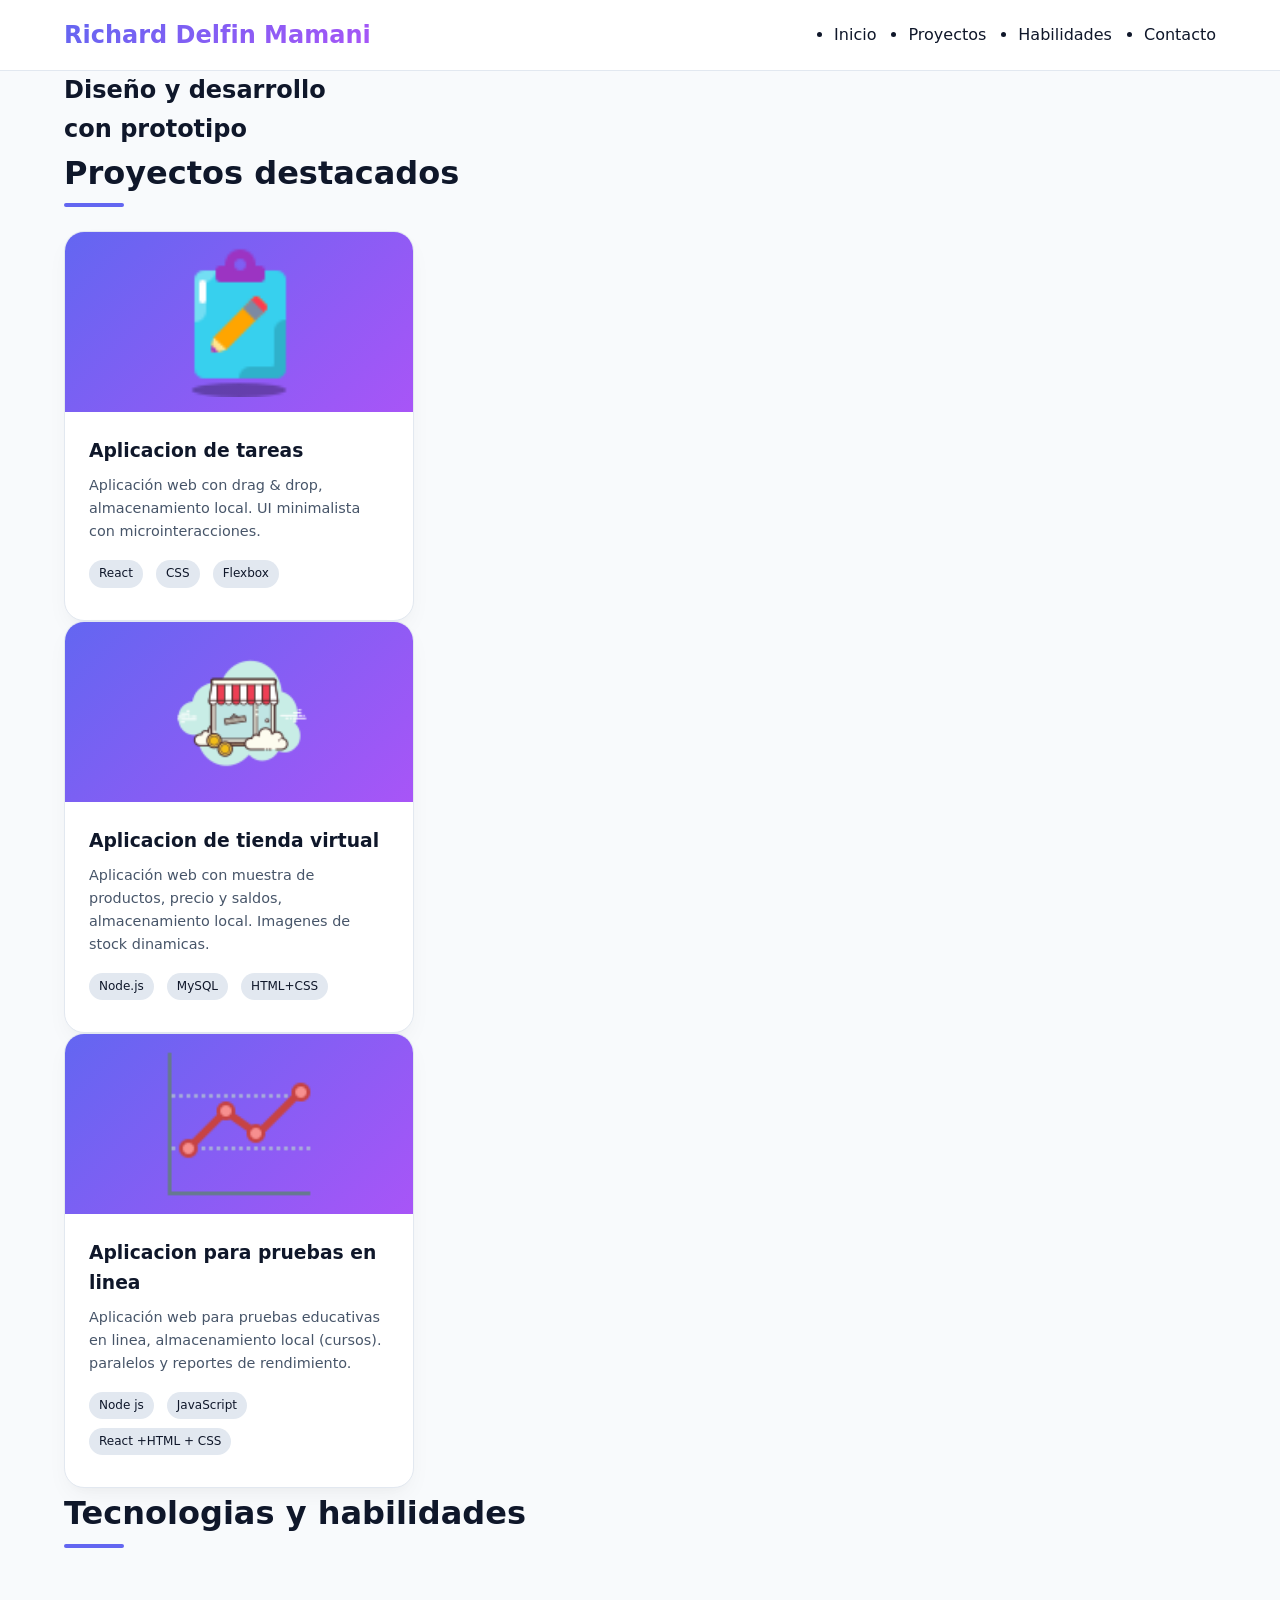
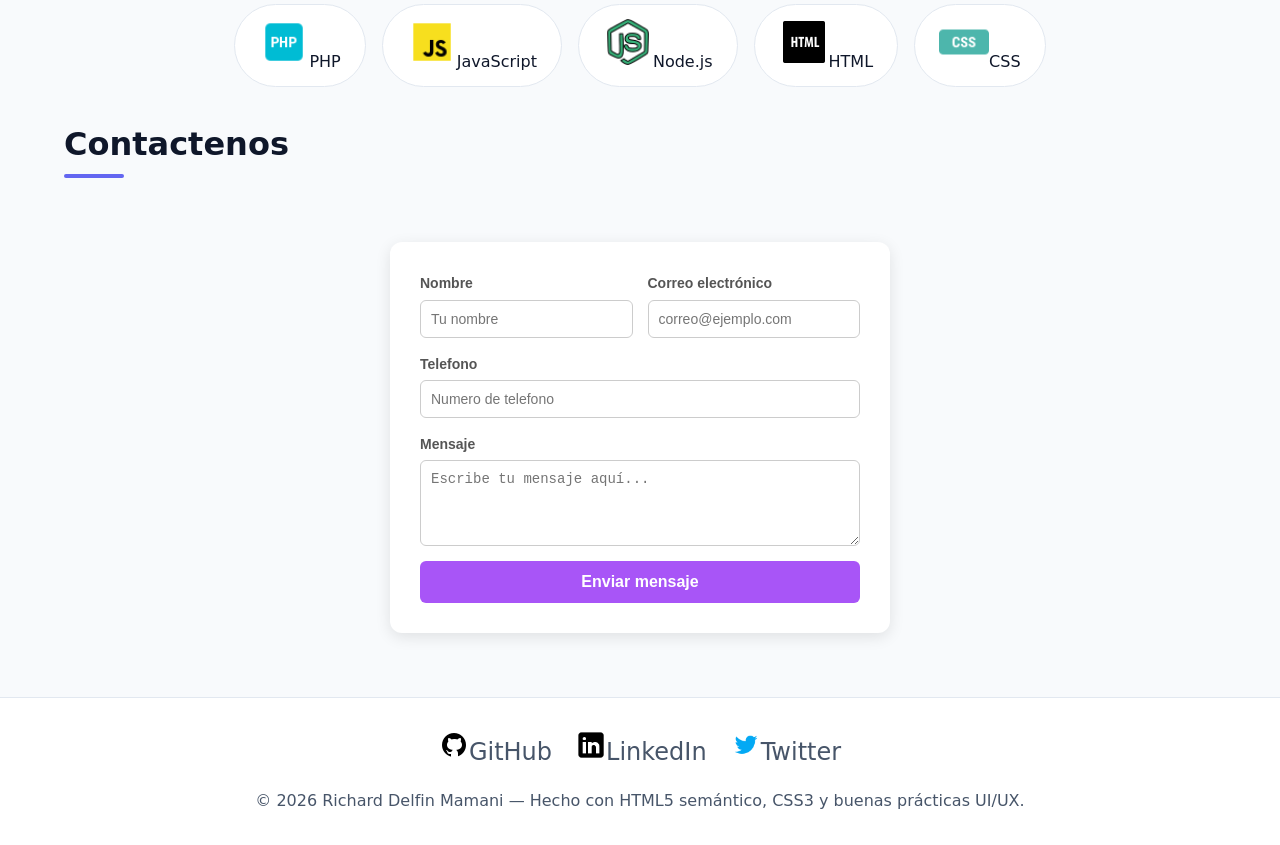
<file: sesion1 - practica/index.html>
<!doctype html>
<html lang="es">

<head>
  <title>Richard Delfin Mamani - Desarrollador full stack</title>
  <!-- SEO & Open Graph Meta Tags -->
  <meta name="description" content="Portafolio de Richard Delfin Mamani, Desarrollador de software y analista programador" />
  <meta name="keywords" content="desarrollador, full stack, react, nodejs, python, portafolio" />
  <meta name="author" content="Hebert Cussi Cuentas" />
  <!-- Open Graph -->
  <meta property="og:title" content="Richard Delfin Mamani – Desarrollador Full Stack" />
  <meta property="og:description" content="Portafolio profesional de Hebert Cussi Cuentas." />
  <meta property="og:type" content="website" />
  <meta property="og:url" content="https://hebertcussi.dev" />

  <link rel="stylesheet" href="css/estilos.css" />
</head>

<body>
  <!-- <header> semántico con navegación -->
  <header>
    <div class="container">
      <div class="navbar">
        <div class="logo">Richard Delfin Mamani</div>
        <nav>
          <ul>
            <li><a href="#inicio">Inicio</a></li>
            <li><a href="#proyectos">Proyectos</a></li>
            <li><a href="#habilidades">Habilidades</a></li>
            <li><a href="#contacto">Contacto</a></li>
          </ul>
        </nav>
      </div>
    </div>
  </header>
  <!-- <main> agrupa el contenido principal -->
  <main>
    <!--<section> Hero / Inicio -->
    <section id="inicio">
      <div class="container">
        <h2>Diseño y desarrollo <br> con prototipo</h2>
      </div>
    </section>
    <!-- <section> Acerca de -->
    <section id="proyectos">
      <div class="container">
        <h2 class="section-titulo">Proyectos destacados</h2>
        <div class="proyecto-grilla">
          <article>
            <div class="proyecto-img"><img src="img/tarea.png" alt="" width="150" height="150"></div>
            <div class="proyecto-info">
              <h3>Aplicacion de tareas</h3>
              <p>Aplicación web con drag & drop, almacenamiento local. UI minimalista con microinteracciones.</p>
              <div>
                <span class="tecnologias">React</span>
                <span class="tecnologias">CSS</span>
                <span class="tecnologias">Flexbox</span>
              </div>
            </div>
            
          </article>
          

        </div>

        <div class="proyecto-grilla">
          <article>
            <div class="proyecto-img"><img src="img/tienda.png" alt="" width="150" height="150"></div>
            <div class="proyecto-info">
              <h3>Aplicacion de tienda virtual</h3>
              <p>Aplicación web con muestra de productos, precio y saldos, almacenamiento local. Imagenes de stock dinamicas.</p>
              <div>
                <span class="tecnologias">Node.js</span>
                <span class="tecnologias">MySQL</span>
                <span class="tecnologias">HTML+CSS</span>
              </div>
            </div>
            
          </article>
          

        </div>

          <div class="proyecto-grilla">
          <article>
            <div class="proyecto-img"><img src="img/grafico.png" alt="" width="150" height="150"></div>
            <div class="proyecto-info">
              <h3>Aplicacion para pruebas en linea</h3>
              <p>Aplicación web para pruebas educativas en linea, almacenamiento local (cursos). paralelos y reportes de rendimiento.</p>
              <div>
                <span class="tecnologias">Node js</span>
                <span class="tecnologias">JavaScript</span>
                <span class="tecnologias">React +HTML + CSS</span>
              </div>
            </div>
            
          </article>
          

        </div>

      </div>
    </section>
    <!--  <section> Proyectos con CSS Grid + <article> semántico -->
    <section id="habilidades">
      <div class="container">
        <h2 class="section-titulo">Tecnologias y habilidades</h2>
        <div class="skills-container">
          <div class="skill-items"><img src="img/php.png" width="50" height="50">PHP</div>
          <div class="skill-items"><img src="img/javascript.png" width="50" height="50">JavaScript</div>
          <div class="skill-items"><img src="img/nodejs.png" width="50" height="50">Node.js</div>
          <div class="skill-items"><img src="img/html.png" width="50" height="50">HTML</div>
          <div class="skill-items"><img src="img/css.png" width="50" height="50">CSS</div>
        </div>
      </div>
    </section>

    <!--  <section> Contacto con formulario HTML5 validado -->
    <section id="contacto">
      <div class="container">
        <h2 class="section-titulo">Contactenos</h2>

        <div class="contacto-card">
          <form>
            <!-- Fila 1: Nombre y Correo al lado del otro -->
            <div class="fila-doble">
              <div class="campo">
                <label for="nombre">Nombre</label>
                <input type="text" id="nombre" placeholder="Tu nombre">
              </div>
              <div class="campo">
                <label for="email">Correo electrónico</label>
                <input type="email" id="email" placeholder="correo@ejemplo.com">
              </div>
            </div>

            <!-- Fila 2: Asunto (ancho completo) -->
            <div class="campo">
              <label for="asunto">Telefono</label>
              <input type="text" id="telefono" placeholder="Numero de telefono">
            </div>

            <!-- Fila 3: Mensaje (ancho completo) -->
            <div class="campo">
              <label for="mensaje">Mensaje</label>
              <textarea id="mensaje" rows="4" placeholder="Escribe tu mensaje aquí..."></textarea>
            </div>

            <!-- Botón de enviar -->
            <button type="submit">Enviar mensaje</button>
          </form>
        </div>

      </div>
    </section>
  </main>
  <!-- <footer> semántico -->
  <footer>
    <div class="container">
      <div class="social-links">
        <a href="#" aria-label="GitHub"><img src="img/github.png" width="30" height="30">GitHub</a>
        <a href="#" aria-label="LinkedIn"><img src="img/linkedin.png" width="30" height="30">LinkedIn</a>
        <a href="#" aria-label="Twitter"><img src="img/twitter.png" width="30" height="30">Twitter</a>
      </div>
      <p>
        © 2026 Richard Delfin Mamani — Hecho con HTML5 semántico, CSS3 y buenas
        prácticas UI/UX.
      </p>
    </div>
  </footer>
</body>

</html>
</file>
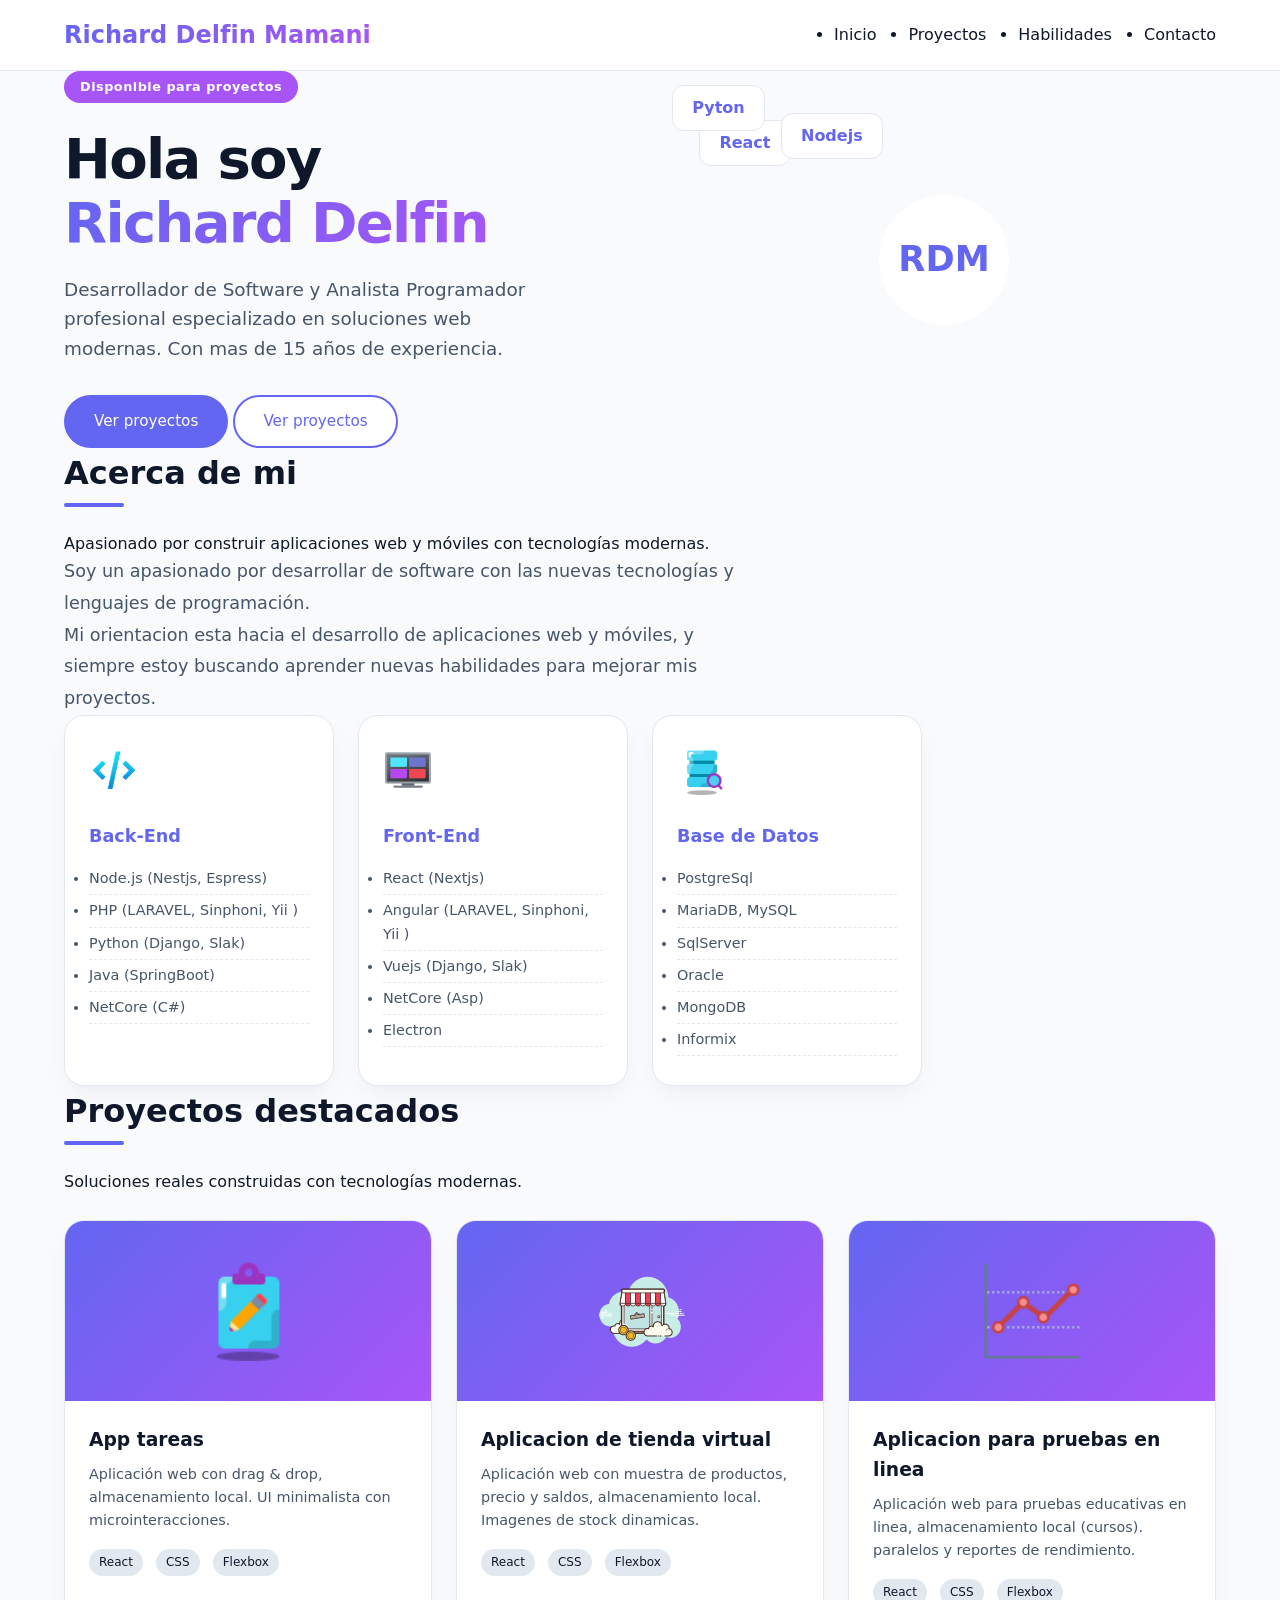
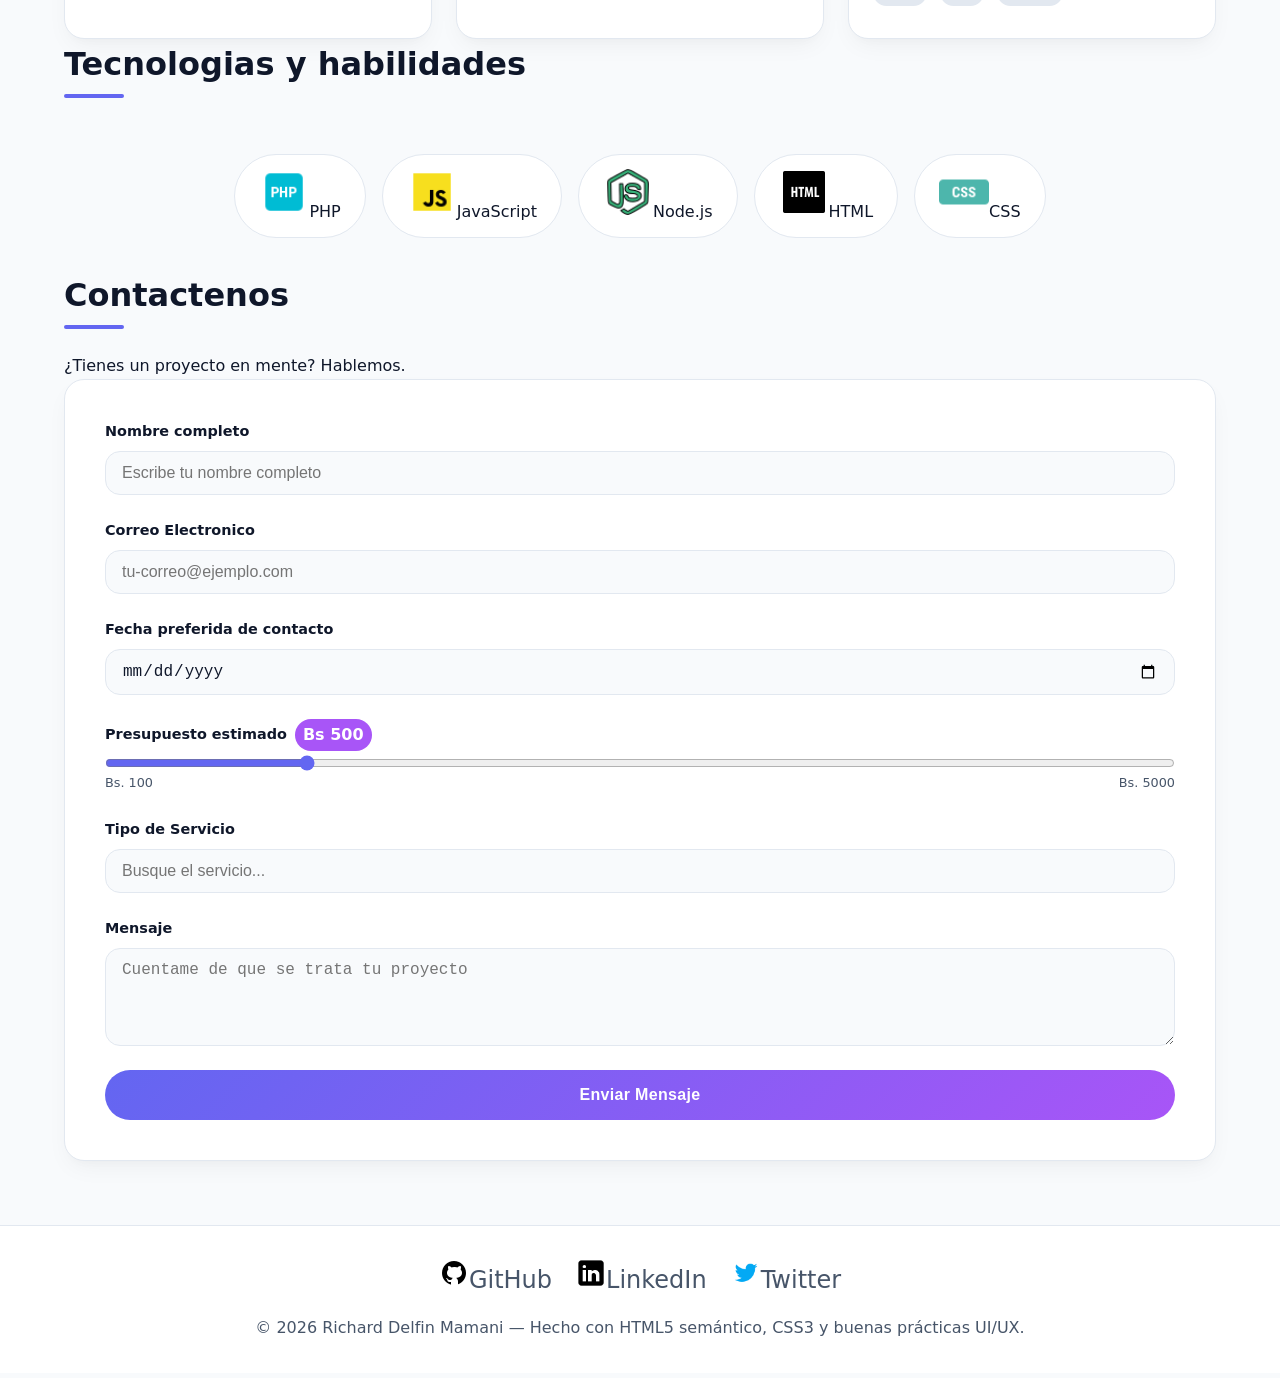
<file: sesion2 - practica/index.html>
<!doctype html>
<html lang="es">

<head>
  <title>Richard Delfin Mamani - Desarrollador full stack</title>
  <!-- SEO & Open Graph Meta Tags -->
  <meta name="description" content="Portafolio de Heber Cussi, Desarrollador de software y analista programador" />
  <meta name="keywords" content="desarrollador, full stack, react, nodejs, python, portafolio" />
  <meta name="author" content="Hebert Cussi Cuentas" />
  <!-- Open Graph -->
  <meta property="og:title" content="Richard Delfin Mamani – Desarrollador Full Stack" />
  <meta property="og:description" content="Portafolio profesional de Richard Delfin Mamani." />
  <meta property="og:type" content="website" />
  <meta property="og:url" content="https://richardelfin.dev" />

  <link rel="stylesheet" href="css/estilos.css" />
</head>

<body>
  <!-- <header> semántico con navegación -->
  <header>
    <div class="container">
      <div class="navbar">
        <div class="logo">Richard Delfin Mamani</div>
        <nav>
          <ul>
            <li><a href="#inicio">Inicio</a></li>
            <li><a href="#proyectos">Proyectos</a></li>
            <li><a href="#habilidades">Habilidades</a></li>
            <li><a href="#contacto">Contacto</a></li>
          </ul>
        </nav>
      </div>
    </div>
  </header>
  <!-- <main> agrupa el contenido principal -->
  <main>
    <!--<section> Hero / Inicio -->
    <section id="inicio">
      <div class="container hero-grid">
        <div class="hero-content">
          <span class="hero-badge">Disponible para proyectos</span>
          <h1>Hola soy <br> <strong>Richard Delfin</strong></h1>
          <p>Desarrollador de Software y Analista Programador profesional especializado en soluciones web modernas. Con mas de 15 años de experiencia.</p>
          <div class="hero-action">
            <a href="#proyectos" class="btn btn--primary"> Ver proyectos</a>
            <a href="#contacto" class="btn btn--secundary"> Ver proyectos</a>
          </div>
        </div>
        <aside class="hero-visual">
          <div class="floar-card card--a">React</div>
          <div class="floar-card card--d">Pyton</div>
          <div class="floar-card card--c">Nodejs</div>
          <div class="avatar-ring">
              <div class="avatar-inner">RDM</div>
            </div>
          </aside>
        </aside>
      </div>
    </section>
    <section id="acercade">
      <div class="container">
        <h2 class="section-titulo">Acerca de mi</h2>
        <p>Apasionado por construir aplicaciones web y móviles con tecnologías modernas.</p>
        <div class="about-bio">
          <p> Soy un apasionado por desarrollar de software con las nuevas
              tecnologías y lenguajes de programación. 
              <br>Mi orientacion esta hacia el desarrollo de aplicaciones web y móviles, y siempre estoy
              buscando aprender nuevas habilidades para mejorar mis proyectos.
            </p>
        </div>
        <!-- CSS Grid: layout de habilidades con grid-template-areas -->
        <div class="skills-grid">
          <article class="skill-cards">
            <span class="skill-icons"><img src="img/back.png" width="50" height="50"></span>
            <h3>Back-End</h3>
            <ul>
              <li>Node.js (Nestjs, Espress)</li>
              <li>PHP (LARAVEL, Sinphoni, Yii )</li>
              <li>Python (Django, Slak)</li>
              <li>Java (SpringBoot)</li>
              <li>NetCore (C#)</li>
            </ul>
          </article>
          <article class="skill-cards">
            <span class="skill-icons"><img src="img/front.png" width="50" height="50"></span>
            <h3>Front-End</h3>
            <ul>
              <li>React (Nextjs)</li>
              <li>Angular (LARAVEL, Sinphoni, Yii )</li>
              <li>Vuejs (Django, Slak)</li>
              <li>NetCore (Asp)</li>
              <li>Electron</li>
            </ul>
          </article>
          <article class="skill-cards">
            <span class="skill-icons"><img src="img/base-de-datos.png" width="50" height="50"></span>
            <h3>Base de Datos</h3>
            <ul>
              <li>PostgreSql</li>
              <li>MariaDB, MySQL</li>
              <li>SqlServer</li>
              <li>Oracle</li>
              <li>MongoDB</li>
              <li>Informix</li>
            </ul>
          </article>
        </div>

      </div>

    </section>

    <!-- <section> mis Proyecto -->
    <section id="proyectos">
      <div class="container">
        <h2 class="section-titulo">Proyectos destacados</h2>
        <p>Soluciones reales construidas con tecnologías modernas.</p>
        <br>
        <div class="proyecto-grilla">
          <article class="project-cards">
            <div class="proyecto-img"><img src="img/tarea.png" alt="" width="100" height="100"></div>
            <div class="proyecto-info">
              <h3>App tareas</h3>
              <p>Aplicación web con drag & drop, almacenamiento local. UI minimalista con microinteracciones.</p>
              <div>
                <span class="tecnologias">React</span>
                <span class="tecnologias">CSS</span>
                <span class="tecnologias">Flexbox</span>
              </div>
            </div>
          </article>

          <article class="project-cards">
            <div class="proyecto-img"><img src="img/tienda.png" alt="" width="100" height="100"></div>
            <div class="proyecto-info">
              <h3>Aplicacion de tienda virtual</h3>
              <p>Aplicación web con muestra de productos, precio y saldos, almacenamiento local. Imagenes de stock dinamicas.</p>
              <div>
                <span class="tecnologias">React</span>
                <span class="tecnologias">CSS</span>
                <span class="tecnologias">Flexbox</span>
              </div>
            </div>
          </article>

          <article class="project-cards">
            <div class="proyecto-img"><img src="img/grafico.png" alt="" width="100" height="100"></div>
            <div class="proyecto-info">
              <h3>Aplicacion para pruebas en linea</h3>
              <p>Aplicación web para pruebas educativas en linea, almacenamiento local (cursos). paralelos y reportes de rendimiento.</p>
              <div>
                <span class="tecnologias">React</span>
                <span class="tecnologias">CSS</span>
                <span class="tecnologias">Flexbox</span>
              </div>
            </div>
          </article>

        </div>
      </div>
    </section>
   <!--  <section> Proyectos con CSS Grid + <article> semántico -->
    <section id="habilidades">
      <div class="container">
        <h2 class="section-titulo">Tecnologias y habilidades</h2>
        <div class="skills-container">
          <div class="skill-items"><img src="img/php.png" width="50" height="50">PHP</div>
          <div class="skill-items"><img src="img/javascript.png" width="50" height="50">JavaScript</div>
          <div class="skill-items"><img src="img/nodejs.png" width="50" height="50">Node.js</div>
          <div class="skill-items"><img src="img/html.png" width="50" height="50">HTML</div>
          <div class="skill-items"><img src="img/css.png" width="50" height="50">CSS</div>
        </div>
      </div>
    </section>
    <!--  <section> Contacto con formulario HTML5 validado -->
    <section id="contacto">
      <div class="container">
        <h2 class="section-titulo">Contactenos</h2>
        <p>¿Tienes un proyecto en mente? Hablemos.</p>

        <div class="contact-form">
          <form action="#" method="post" novalidate>
            <div class="form-group">
              <label for="nombre">Nombre completo</label>
              <input type="text" id="nombre" name="nombre" required minlength="3" placeholder="Escribe tu nombre completo" autocomplete="name"/>
            </div>
            <div class="form-group">
              <label for="email">Correo Electronico</label>
              <input type="email" id="email" name="email" required placeholder="tu-correo@ejemplo.com" autocomplete="email"/>
            </div>
            <div class="form-group">
              <label for="fecha">Fecha preferida de contacto</label>
              <input type="date" id="fecha" name="fecha"/>
            </div>
            <div class="form-group">
              <label for="presupuesto">Presupuesto estimado
                <span class="rango-valor" id="presupuesto-valor">Bs 500</span>
              </label>
              <input type="range" id="presupuesto" name="presupuesto" min="100" max="5000" step="100" value="1000"/>
              <div class="rango-labels">
                <span>Bs. 100 </span> <span>Bs. 5000</span>
              </div>
            </div>

            <div class="form-group">
              <label for="servicio">Tipo de Servicio</label>
              <input type="search" id="servicio" name="search" list="servicio-lista" placeholder="Busque el servicio..."/>
              <datalist id="servicio-lista">
              <option value="Desarrollo Web Full Stack"></option>
              <option value="Consultaria tecnica"></option>
              <option value="Base de Datos"></option>
            </datalist>
            </div>
            
            <div class="form-group">
              <label for="mensaje">Mensaje</label>
              <textarea name="mensaje" id="mensaje" rows="4" required minlength="20" placeholder="Cuentame de que se trata tu proyecto"></textarea>
            </div>
            <button type="button" class="btn-submit">Enviar Mensaje </button>
          </form>
        </div>
      </div>
    </section>
  </main>
  <!-- <footer> semántico -->
  <footer>
    <div class="container">
      <div class="social-links">
        <a href="#" aria-label="GitHub"><img src="img/github.png" width="30" height="30">GitHub</a>
        <a href="#" aria-label="LinkedIn"><img src="img/linkedin.png" width="30" height="30">LinkedIn</a>
        <a href="#" aria-label="Twitter"><img src="img/twitter.png" width="30" height="30">Twitter</a>
      </div>
      <p>
        © 2026 Richard Delfin Mamani — Hecho con HTML5 semántico, CSS3 y buenas
        prácticas UI/UX.
      </p>
    </div>
  </footer>
</body>

</html>
</file>
<file: sesion1 - practica/css/estilos.css>
/* ============================================ */
/* 1. VARIABLES CSS (tema claro)         */
/* ============================================ */
:root {
  /* Colores claros (por defecto) */
  --bg-primary: #f8fafc;
  --bg-secondary: #ffffff;
  --text-primary: #0f172a;
  --text-secondary: #475569;
  --accent: #6366f1;
  --accent-gradiente: #a855f7;
  --accent-hover: #4f46e5;
  --border: #e2e8f0;
  --card-shadow: 0 10px 25px -5px rgba(0, 0, 0, 0.05), 0 8px 10px -6px rgba(0, 0, 0, 0.02);
  --transition: all 0.3s cubic-bezier(0.4, 0, 0.2, 1);
}

/* ============================================ */
/* 2. RESET Y ESTILOS GLOBALES (Box Model)      */
/* ============================================ */
* {
  margin: 0;
  padding: 0;
  box-sizing: border-box;
}

body {
  font-family: system-ui, -apple-system, 'Segoe UI', Roboto, 'Helvetica Neue', sans-serif;
  background-color: var(--bg-primary);
  color: var(--text-primary);
  line-height: 1.6;
  transition: background-color 0.2s, color 0.2s;
}

html {
  scroll-behavior: smooth;
}

.container {
  max-width: 1200px;
  margin: 0 auto;
  padding: 0 24px;
}

/* ============================================ */
/* 4. HEADER Y NAVEGACIÓN (FLEXBOX)             */
/* ============================================ */
header {
  background: var(--bg-secondary);
  backdrop-filter: blur(8px);
  border-bottom: 1px solid var(--border);
  position: sticky;
  top: 0;
  z-index: 100;
}

.navbar {
  display: flex;
  justify-content: space-between;
  align-items: center;
  padding: 1rem 0;
  flex-wrap: wrap;
  gap: 1rem;
}

.logo {
  font-size: 1.5rem;
  font-weight: 700;
  background: linear-gradient(135deg, var(--accent), var(--accent-gradiente) );
  background-clip: text;
  -webkit-background-clip: text;
  color: transparent;
}

nav ul {
  display: flex;
  gap: 2rem;
  flex-wrap: wrap;
}

nav ul li a {
  text-decoration: none;
  color: var(--text-primary);
  font-weight: 500;
  transition: var(--transition);
  padding: 0.5rem 0;
  border-bottom: 2px solid transparent;
}

nav ul li a:hover {
  color: var(--accent);
  border-bottom-color: var(--accent);
}
footer{
  background: var(--bg-secondary);
  border-top: 1px solid var(--border);
  padding: 2rem 0;
  margin-top: 4rem;
  text-align: center;
  color: var(--text-secondary);
}
.social-links{
  display: flex;
  justify-content: center;
  gap: 1.5rem;
  margin-bottom: 1rem;
}
.social-links a{
  color: var(--text-secondary);
  font-size: 1.5rem;
  transition: var(--transition);
  text-decoration: none;
}
.social-links a:hover{
  color: var(--accent);
  transform: translateY(-3px);
}

.section-titulo{
  position: relative;
  display:  inline-block;
  margin-bottom: 2rem;
  font-size: 2rem;
}

.section-titulo::after{
  content: '';
  position: absolute;
  bottom: -8px;
  left: 0;
  width: 60px;
  height: 4px;
  background: var(--accent);
  border-radius: 2px;
}

.proyecto-grilla{
  background: var(--bg-secondary);
  border-radius: 20px;
  overflow: hidden;
  box-shadow: var(--card-shadow);
  transition: var(--transition);
  flex:  1 1 300px;
  max-width: 350px;
  border: 1px solid var(--border);
}

.proyecto-info{
  padding: 1.5rem;
}

.proyecto-info h3{
  margin-bottom: 0.5rem;
}
.proyecto-info p{
  color: var(--text-secondary);
  font-size: 0.90rem;
  margin-bottom: 1rem;
}
.tecnologias{
  display: inline-block;
  background: var(--border);
  padding: 4px 10px;
  border-radius: 20px;
  font-size: 0.75rem;
  margin-right: 0.5rem;
  margin-bottom: 0.5rem;
  color: var(--text-primary);
}

.proyecto-img{
  background: linear-gradient(135deg, var(--accent), var(--accent-gradiente));
  height: 180px;
  display: flex;
  align-items: center;
  justify-content: center;
  font-size: 3rem;
}
.skills-container{
  display: flex;
  flex-wrap: wrap;
  gap: 1rem;
  justify-content: center;
  margin: 2rem 0;
}
.skill-items{
  background: var(--bg-secondary);
  border: 1px solid var(--border);
  border-radius: 50px;
  padding: 0.75rem 1.5rem;
  font-weight: 500;
  transition: var(--transition);
  cursor:default;
}
.skill-items:hover{
  transform: scale(1);
  border-color: var(--accent);
  color: var(--accent);
}




/* Contenedor general del formulario */
.contacto-card {
  max-width: 500px;
  margin: 40px auto;
  padding: 30px;
  background: #ffffff;
  border-radius: 12px;
  box-shadow: 0 4px 15px rgba(0, 0, 0, 0.1);
  font-family: sans-serif;
}

.contacto-card h2 {
  margin-bottom: 20px;
  color: #333;
}

/* Estilo común para cada bloque de campo */
.campo {
  display: flex;
  flex-direction: column; /* Pone el label arriba del input */
  margin-bottom: 15px;
  flex: 1; /* Hace que crezcan de forma equitativa en la fila doble */
}

/* 🌟 AQUÍ ESTÁ EL TRUCO: Pone los inputs al lado del otro */
.fila-doble {
  display: flex;
  gap: 15px; /* Espacio horizontal entre nombre y correo */
}

/* Estilos visuales para inputs, labels y botón */
label {
  font-size: 14px;
  font-weight: bold;
  margin-bottom: 5px;
  color: #555;
}

input, textarea {
  padding: 10px;
  border: 1px solid #ccc;
  border-radius: 6px;
  font-size: 14px;
  outline: none;
}

input:focus, textarea:focus {
  border-color: var(--accent-gradiente);
}

button {
  width: 100%;
  padding: 12px;
  background-color: var(--accent-gradiente);
  color: white;
  border: none;
  border-radius: 6px;
  font-size: 16px;
  font-weight: bold;
  cursor: pointer;
  transition: background 0.2s;
}

button:hover {
  background-color: #0056b3;
}
</file>
<file: sesion2 - practica/css/estilos.css>
/* ============================================ */
/* 1. VARIABLES CSS (tema claro)         */
/* ============================================ */
:root {
  /* Colores claros (por defecto) */
  --bg-primary: #f8fafc;
  --bg-secondary: #ffffff;
  --text-primary: #0f172a;
  --text-secondary: #475569;
  --accent: #6366f1;
  --accent-blanco: #ffffff;
  --accent-gradiente: #a855f7;
  --accent-hover: #4f46e5;
  --border: #e2e8f0;
  --card-shadow: 0 10px 25px -5px rgba(0, 0, 0, 0.05), 0 8px 10px -6px rgba(0, 0, 0, 0.02);
  --transition: all 0.3s cubic-bezier(0.4, 0, 0.2, 1);
  --bg-card:  rgba(99,102,241,0.15);
}

/* ============================================ */
/* 2. RESET Y ESTILOS GLOBALES (Box Model)      */
/* ============================================ */
* {
  margin: 0;
  padding: 0;
  box-sizing: border-box;
}

body {
  font-family: system-ui, -apple-system, 'Segoe UI', Roboto, 'Helvetica Neue', sans-serif;
  background-color: var(--bg-primary);
  color: var(--text-primary);
  line-height: 1.6;
  transition: background-color 0.2s, color 0.2s;
}

html {
  scroll-behavior: smooth;
}

.container {
  max-width: 1200px;
  margin: 0 auto;
  padding: 0 24px;
}

/* ============================================ */
/* 4. HEADER Y NAVEGACIÓN (FLEXBOX)             */
/* ============================================ */
header {
  background: var(--bg-secondary);
  backdrop-filter: blur(8px);
  border-bottom: 1px solid var(--border);
  position: sticky;
  top: 0;
  z-index: 100;
}

.navbar {
  display: flex;
  justify-content: space-between;
  align-items: center;
  padding: 1rem 0;
  flex-wrap: wrap;
  gap: 1rem;
}

.logo {
  font-size: 1.5rem;
  font-weight: 700;
  background: linear-gradient(135deg, var(--accent), var(--accent-gradiente) );
  background-clip: text;
  -webkit-background-clip: text;
  color: transparent;
}

nav ul {
  display: flex;
  gap: 2rem;
  flex-wrap: wrap;
}

nav ul li a {
  text-decoration: none;
  color: var(--text-primary);
  font-weight: 500;
  transition: var(--transition);
  padding: 0.5rem 0;
  border-bottom: 2px solid transparent;
}

nav ul li a:hover {
  color: var(--accent);
  border-bottom-color: var(--accent);
}
footer{
  background: var(--bg-secondary);
  border-top: 1px solid var(--border);
  padding: 2rem 0;
  margin-top: 4rem;
  text-align: center;
  color: var(--text-secondary);
}
.social-links{
  display: flex;
  justify-content: center;
  gap: 1.5rem;
  margin-bottom: 1rem;
}
.social-links a{
  color: var(--text-secondary);
  font-size: 1.5rem;
  transition: var(--transition);
  text-decoration: none;
}
.social-links a:hover{
  color: var(--accent);
  transform: translateY(-3px);
}

.section-titulo{
  position: relative;
  display:  inline-block;
  margin-bottom: 2rem;
  font-size: 2rem;
}

.section-titulo::after{
  content: '';
  position: absolute;
  bottom: -8px;
  left: 0;
  width: 60px;
  height: 4px;
  background: var(--accent);
  border-radius: 2px;
}

.proyecto-grilla{
  display: grid;  
  flex:  1 1 300px;
  
  grid-template-columns: repeat(auto-fill, minmax(300px,1fr));
  gap: 1.5rem;
}

.project-cards{
  background: var(--bg-secondary);
  border-radius: 20px;
  overflow: hidden;
  box-shadow: var(--card-shadow);
  border: 1px solid var(--border);
  display: grid;
  grid-template-rows: 180px 1fr;
  transition: var(--transition);
}

.project-cards:hover{
  transform: translateY(-6px);
  box-shadow: 0 16px 32px -8px var(--bg-card);
}
.proyecto-info{
  padding: 1.5rem;
}

.proyecto-info h3{
  margin-bottom: 0.5rem;
}
.proyecto-info p{
  color: var(--text-secondary);
  font-size: 0.90rem;
  margin-bottom: 1rem;
}
.tecnologias{
  display: inline-block;
  background: var(--border);
  padding: 4px 10px;
  border-radius: 20px;
  font-size: 0.75rem;
  margin-right: 0.5rem;
  margin-bottom: 0.5rem;
  color: var(--text-primary);
}

.proyecto-img{
  background: linear-gradient(135deg, var(--accent), var(--accent-gradiente));
  height: 180px;
  display: flex;
  align-items: center;
  justify-content: center;
  font-size: 3rem;
}
.skills-container{
  display: flex;
  flex-wrap: wrap;
  gap: 1rem;
  justify-content: center;
  margin: 2rem 0;
}
.skill-items{
  background: var(--bg-secondary);
  border: 1px solid var(--border);
  border-radius: 50px;
  padding: 0.75rem 1.5rem;
  font-weight: 500;
  transition: var(--transition);
  cursor:default;
}
.skill-items:hover{
  transform: scale(1);
  border-color: var(--accent);
  color: var(--accent);
}

.about-bio{
  grid-area: bio;
}
.skills-grid{
  grid-area: skills;
}
.about-bio p{
  font-size: 1.1rem; 
  color: var(--text-secondary);
  max-width: 700px;
  line-height: 1.8;
}

.skills-grid {
  display: grid;
  grid-template-columns: repeat(auto-fill, minmax(220px,1fr));
  gap: 1.5rem;
}

.skill-cards{
  background: var(--bg-secondary);
  border: 1px solid var(--border);
  border-radius: 20px;
  padding: 1.8rem 1.5rem;
  box-shadow: var(--card-shadow);
  transition: var(--transition);
  animation: fadeUp 0.5s ease both;
}

.skill-cards:hover {
  transform: translateY(-6px) scale(1.01);
  box-shadow: 0 16px 32px -8px var(--bg-card);
  border-color: var(--accent);
}
.skill-icons{
  font-size: 2rem;
  display: block;
  margin-bottom: 0.8rem;
}

.skill-cards h3{
  font-size: 1.1rem;
  font-weight: 700;
  color: var(--accent);
  margin-bottom: 0.8rem;
}

.skill-cards li{
  font-size: 0.90rem;
  color: var(--text-secondary);
  padding: 0.25rem 0;
  border-bottom: 1px dashed var(--border);
}


.contact-form{
  grid-area: form;  
}

.contact-form{
  background: var(--bg-secondary);
  padding: 2.5rem;
  border-radius: 20px;
  border: 1px solid var(--border);
  box-shadow: var(--card-shadow);
}

.form-group{
  display: flex;
  flex-direction: column;
  margin-bottom: 1.5rem;
}

label {
  font-size: 0.9rem;
  font-weight: 600;
  color: var(--text-primary);
  margin-bottom: 0.5rem;
  display: flex;
  align-items: center;
  gap: 0.5rem;
}

input, textarea{
  padding: 0.75rem 1rem; 
  border: 1.5px solid var(--border);
  border-radius: 15px;
  font-size: 1rem;
  background: var(--bg-primary);
  color: var(--text-primary);
  transition: var(--transition);
  width: 100%;
}

.rango-valor{
  background: var(--accent-gradiente);
  color: var(--accent-blanco);
  border-radius: 20px;
  font-size: 1rem;
  font-weight: 800;
  padding: 0.2rem 0.5rem;
}
.rango-labels{
  display: flex;
  justify-content: space-between;
  font-size: 0.8rem;
  color: var(--text-secondary);
  margin-top: 0.4rem;
}

input[type="range"]{
  padding: 0;
  border: none;
  background: none;
  accent-color: var(--accent);
  cursor: pointer;
  height: 8px;
}
.btn-submit{
  width: 100%;
  padding: 1rem;
  background: linear-gradient(135deg, var(--accent), var(--accent-gradiente));
  color: var(--accent-blanco);
  border: none;
  border-radius: 60px;
  font-size: 1rem;
  font-weight: 700;
  cursor: pointer;
  transition: var(--transition);
  letter-spacing: 0.02em;
}

.hero-grid{
  display: grid;
  grid-template-columns: 1fr 1fr;
  grid-template-areas: "content visual";
  align-items: center;
  gap: 4rem;
}

.hero-content{
  grid-area: content;  
}
.hero-badge{
  display: inline-block;
  background: var(--accent-gradiente);
  color: var(--accent-blanco);
  padding: 0.35rem 1rem;
  border-radius: 20px;
  font-size: 0.8rem;
  font-weight: 600;
  letter-spacing: 0.04em;
  margin-bottom: 1.5rem;
  animation: fadeUp 0.6s 0.2s ease both;
}

.hero-content h1{
  font-size: clamp(2rem,5vw,3.5rem);
  line-height: 1.15;
  letter-spacing: -0.03em;
  margin-bottom: 1.2rem;
  animation: fadeUp 0.6s 0.35s ease both;
}
.hero-content h1 strong{
  background: linear-gradient(135deg, var(--accent),var(--accent-gradiente));
  -webkit-background-clip: text;
  background-clip: text;
  color: transparent;
}
.hero-content p{
  font-size: clamp(1rem,2vw,1.15rem);  
  color: var(--text-secondary);
  max-width: 480px;
  margin-bottom: 2rem;
  animation: fadeUp 0.6s 0.45s ease both;
}

.btn {
 display: inline-flex;
 align-items: center;
 gap: 0.5rem;
 padding: 0.75rem 1.75rem;
 border-radius: 50px;
 font-size: 0.95rem;
 text-decoration: none;
 cursor: pointer;
 border: 2px solid transparent;
 transition: var(--transition);
}
.btn--primary{
  background: var(--accent);
  color: var(--accent-blanco);
}
.btn--primary:hover{
  background: var(--accent-hover);
  transform: translateY(-3px);
  box-shadow: 0 10px 20px -4px var(--bg-card);
}
.btn--secundary{
  background: var(--accent-blanco);
  color: var(--accent);
  border-color: var(--accent);  
}

.btn--secundary:hover{
  background: var(--accent-hover);
  transform: translateY(-3px); 
  color: var(--accent-blanco);
}

.hero-visual{
  height: 350px;
  position: relative;
  animation: fadeUp 0.6s 0.3s ease both;
}


.floar-card{
  position: absolute;
  background: var(--bg-secondary);
  border: 1px solid var(--border);
  border-radius: 12px;
  padding: 0.6rem 1.2rem;
  font-weight: 700;
  font-size: 1rem;
  color: var(--accent);
  box-shadow: var(--bg-card);
  animation: float 4s ease-in-out infinite;
}

.card--a{
  top: 10%; 
  left: 5%;
  animation-delay: 0s;
}

.card--b{
  top: 55%; 
  left: 5%;
  animation-delay: 1.3s;
}

.card--c{
  top: 8%; 
  left: 20%;
  animation-delay: 0.8s;
}

.avatar-ring{
  position: absolute;
  inset: 50% auto auto 50%;
  transform: translate(-50%, -50%);
  width: 160px;
  height: 160px;
  border-radius: 50%;
  background: linear-gradient(135deg, var(--accent), var(--accent-2));
  display: flex;
  align-items: center;
  justify-content: center;
  box-shadow: 0 0 0 12px var(--accent-light);
  /* ✅ ANIMACIÓN: pulso continuo */
  animation: pulse 3s ease-in-out infinite;
}
.avatar-inner {
  width: 130px;
  height: 130px;
  border-radius: 50%;
  background: var(--bg-secondary);
  display: flex;
  align-items: center;
  justify-content: center;
  font-size: 2.2rem;
  font-weight: 800;
  color: var(--accent);
}
</file>
